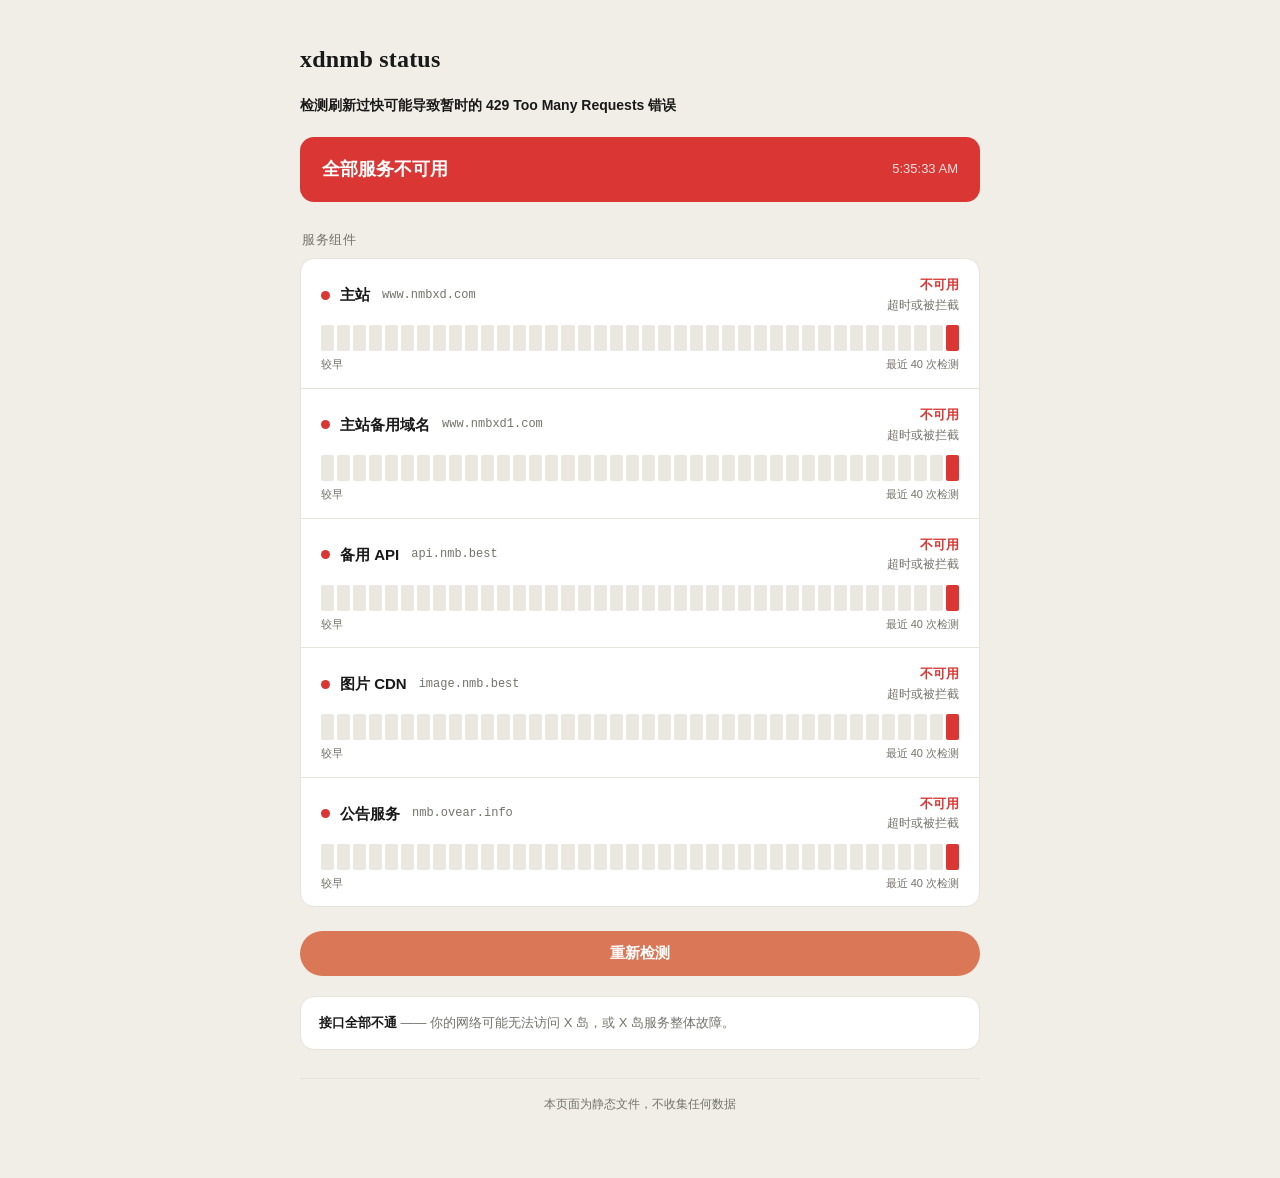
<file: status.html>
<!DOCTYPE html>
<html lang="zh-CN">
<head>
<meta charset="UTF-8">
<meta name="viewport" content="width=device-width, initial-scale=1">
<meta name="color-scheme" content="light dark">
<title>xdnmb status</title>
<style>
:root {
  --bg: #F0EEE6;
  --card: #FFFFFF;
  --text: #191919;
  --sub: #73726c;
  --line: #E5E3DA;
  --ok: #24A148;  --ok-bg: var(--ok);
  --bad: #DA3633; --bad-bg: var(--bad);
  --slow: #D9A511; --slow-bg: var(--slow);
  --wait: #B8B6AE; --wait-bg: #8A8880;
  --accent: #D97757;
  --tick: #E9E7DF;
}
@media (prefers-color-scheme: dark) {
  :root {
    --bg: #1F1E1B; --card: #262624; --text: #ECEAE4; --sub: #9C9A92;
    --line: #38362F;
    --ok: #3FB950; --bad: #F85149; --slow: #E3B341; --wait: #6E6C64;
    --ok-bg: #238636; --bad-bg: #C93C37; --slow-bg: #B08800; --wait-bg: #57554E;
    --tick: #33322C;
  }
}
* { margin: 0; padding: 0; box-sizing: border-box; }
body {
  background: var(--bg); color: var(--text);
  font: 15px/1.6 "Styrene B", "Styrene A", ui-sans-serif, -apple-system, "Segoe UI", "PingFang SC", "Microsoft YaHei", sans-serif;
  max-width: 720px; margin: 0 auto; padding: 40px 20px 64px;
}
h1 { font-family: "Copernicus", "Tiempos Headline", Georgia, "Songti SC", serif; font-weight: 600; font-size: 24px; letter-spacing: .2px; margin-bottom: 16px; }
.notice { font-weight: 700; font-size: 14px; margin-bottom: 20px; }
#banner {
  border-radius: 14px; padding: 18px 22px; margin-bottom: 28px;
  color: #fff; font-size: 18px; font-weight: 600;
  display: flex; align-items: center; justify-content: space-between; gap: 12px;
  background: var(--wait-bg); transition: background .4s;
}
#banner .when { font-size: 13px; font-weight: 400; opacity: .85; flex: none; }
#banner.checking { animation: breathe 1.2s infinite alternate; }
@keyframes breathe { from { opacity: .75 } to { opacity: 1 } }
#banner.ok { background: var(--ok-bg); }
#banner.partial { background: var(--slow-bg); }
#banner.down { background: var(--bad-bg); }
.group-title { font-size: 13px; color: var(--sub); margin: 0 2px 8px; text-transform: uppercase; letter-spacing: .6px; }
#list { background: var(--card); border: 1px solid var(--line); border-radius: 14px; overflow: hidden; }
.row { padding: 16px 20px 14px; }
.row + .row { border-top: 1px solid var(--line); }
.row-top { display: flex; align-items: center; gap: 10px; }
.dot { width: 9px; height: 9px; border-radius: 50%; flex: none; background: var(--wait); }
.dot.wait { animation: breathe 1s infinite alternate; }
.name { font-weight: 600; font-size: 15px; }
.host { color: var(--sub); font-size: 12px; font-family: Consolas, "Cascadia Mono", "SF Mono", Menlo, monospace; margin-left: 2px; }
.result { margin-left: auto; text-align: right; flex: none; }
.state { font-size: 13px; font-weight: 600; }
.state.ok { color: var(--ok); } .state.bad { color: var(--bad); }
.state.slow { color: var(--slow); } .state.wait { color: var(--sub); font-weight: 400; }
.ms { color: var(--sub); font-size: 12px; }
.ticks { display: flex; gap: 3px; margin-top: 10px; }
.tick { flex: 1; height: 26px; border-radius: 2px; background: var(--tick); min-width: 3px; }
.dot.ok, .tick.ok { background: var(--ok); }
.dot.bad, .tick.bad { background: var(--bad); }
.dot.slow, .tick.slow { background: var(--slow); }
.tick-label { display: flex; justify-content: space-between; color: var(--sub); font-size: 11px; margin-top: 5px; }
button {
  display: block; width: 100%; margin-top: 24px; padding: 13px;
  border: none; border-radius: 999px; background: var(--accent); color: #fff;
  font-size: 15px; font-weight: 600; cursor: pointer; font-family: inherit;
}
button:hover { filter: brightness(1.06); }
button:disabled { opacity: .5; cursor: default; }
#hint { display: none; margin-top: 20px; padding: 14px 18px; border-radius: 14px;
  background: var(--card); border: 1px solid var(--line); font-size: 13px; color: var(--sub); line-height: 1.8; }
#hint b { color: var(--text); }
footer { margin-top: 28px; padding-top: 16px; border-top: 1px solid var(--line);
  color: var(--sub); font-size: 12px; text-align: center; }
</style>
</head>
<body>

<h1>xdnmb status</h1>

<p class="notice">检测刷新过快可能导致暂时的 429 Too Many Requests 错误</p>

<div id="banner" class="checking"><span id="banner-text">正在检测…</span><span class="when" id="time"></span></div>

<p class="group-title">服务组件</p>
<div id="list"></div>

<button id="btn" onclick="runAll()">重新检测</button>
<div id="hint"></div>

<footer>本页面为静态文件，不收集任何数据</footer>

<script>
const PROBES = [
  { name: "主站",        host: "www.nmbxd.com",  type: "fetch", api: true, url: "https://www.nmbxd.com/Api/getCdnPath" },
  { name: "主站备用域名", host: "www.nmbxd1.com", type: "fetch", api: true, url: "https://www.nmbxd1.com/Api/getCdnPath" },
  { name: "备用 API",    host: "api.nmb.best",   type: "fetch", api: true, url: "https://api.nmb.best/Api/getCdnPath" },
  { name: "图片 CDN",    host: "image.nmb.best", type: "img",   cdn: true, url: "https://image.nmb.best/thumb/2022-12-04/638c87770b738.jpg" },
  { name: "公告服务",    host: "nmb.ovear.info", type: "fetch", url: "https://nmb.ovear.info/nmb-notice.json" },
];
const TIMEOUT = 10000, SLOW = 3000, AUTO_INTERVAL = 300000;
const HISTORY_MAX = 40, HISTORY_KEY = "xdao-status-history";
const STATE_TEXT = { ok: "正常", slow: "缓慢", bad: "不可用" };
const $ = id => document.getElementById(id);

let history = {};
try { history = JSON.parse(localStorage.getItem(HISTORY_KEY)) || {}; } catch {}
for (const k in history) {
  history[k] = Array.isArray(history[k]) ? history[k].filter(s => ["ok", "slow", "bad"].includes(s)) : [];
}

PROBES.forEach((p, i) => {
  const el = document.createElement("div");
  el.className = "row";
  el.innerHTML = `<div class="row-top">
      <span class="dot wait" id="dot${i}"></span>
      <span class="name">${p.name}</span><span class="host">${p.host}</span>
      <div class="result"><div class="state wait" id="state${i}">检测中</div><div class="ms" id="ms${i}"></div></div>
    </div>
    <div class="ticks" id="ticks${i}"></div>
    <div class="tick-label"><span>较早</span><span>最近 ${HISTORY_MAX} 次检测</span></div>`;
  $("list").appendChild(el);
  renderTicks(i);
});

function renderTicks(i) {
  const h = history[PROBES[i].host] || [];
  $("ticks" + i).innerHTML = Array.from({ length: HISTORY_MAX },
    (_, k) => `<span class="tick ${h[h.length - HISTORY_MAX + k] || ""}"></span>`).join("");
}

function record(i, status) {
  const host = PROBES[i].host;
  (history[host] = history[host] || []).push(status);
  if (history[host].length > HISTORY_MAX) history[host] = history[host].slice(-HISTORY_MAX);
  renderTicks(i);
}

function probeImg(url) {
  return new Promise((resolve, reject) => {
    const img = new Image();
    const timer = setTimeout(() => { img.src = ""; reject(); }, TIMEOUT);
    img.onload = () => { clearTimeout(timer); resolve(); };
    img.onerror = () => { clearTimeout(timer); reject(); };
    img.src = url + "?_=" + Date.now();
  });
}
function probeFetch(url) {
  const ctrl = new AbortController();
  const timer = setTimeout(() => ctrl.abort(), TIMEOUT);
  return fetch(url + "?_=" + Date.now(), { mode: "no-cors", cache: "no-store", signal: ctrl.signal })
    .finally(() => clearTimeout(timer));
}

async function runOne(p, i) {
  const dot = $("dot" + i), state = $("state" + i), ms = $("ms" + i);
  dot.className = "dot wait"; state.className = "state wait"; state.textContent = "检测中"; ms.textContent = "";
  const t0 = performance.now();
  let cls;
  try {
    await (p.type === "img" ? probeImg(p.url) : probeFetch(p.url));
    const dt = Math.round(performance.now() - t0);
    cls = dt > SLOW ? "slow" : "ok";
    ms.textContent = dt + " ms";
  } catch {
    cls = "bad";
    ms.textContent = "超时或被拦截";
  }
  dot.className = "dot " + cls;
  state.className = "state " + cls;
  state.textContent = STATE_TEXT[cls];
  record(i, cls);
  return cls;
}

function setBanner(cls, text) {
  $("banner").className = cls;
  $("banner-text").textContent = text;
}

let running = false, lastRun = 0;
async function runAll() {
  if (running) return;
  running = true;
  lastRun = Date.now();
  $("btn").disabled = true;
  setBanner("checking", "正在检测…");
  const states = await Promise.all(PROBES.map(runOne));
  try { localStorage.setItem(HISTORY_KEY, JSON.stringify(history)); } catch {}
  running = false;
  $("btn").disabled = false;
  $("time").textContent = new Date().toLocaleTimeString();

  const badCount = states.filter(s => s === "bad").length;
  if (badCount === states.length) setBanner("down", "全部服务不可用");
  else if (badCount > 0) setBanner("partial", "部分服务不可用");
  else if (states.includes("slow")) setBanner("partial", "服务可用，部分响应缓慢");
  else setBanner("ok", "全部服务正常");

  const apiOK = states.some((s, i) => PROBES[i].api && s !== "bad");
  const cdnBad = states.some((s, i) => PROBES[i].cdn && s === "bad");
  let msg = "";
  if (apiOK && cdnBad) msg = "<b>接口正常但图片 CDN 不通</b> —— 典型的 DNS 污染特征。可尝试：在系统设置中启用加密 DNS（DoH），或更换网络 / 开启代理后重试。";
  else if (!apiOK) msg = "<b>接口全部不通</b> —— 你的网络可能无法访问 X 岛，或 X 岛服务整体故障。";
  $("hint").innerHTML = msg;
  $("hint").style.display = msg ? "block" : "none";
}
runAll();
setInterval(() => { if (!document.hidden) runAll(); }, AUTO_INTERVAL);
document.addEventListener("visibilitychange", () => {
  if (!document.hidden && Date.now() - lastRun > AUTO_INTERVAL) runAll();
});
</script>
</body>
</html>
</file>
